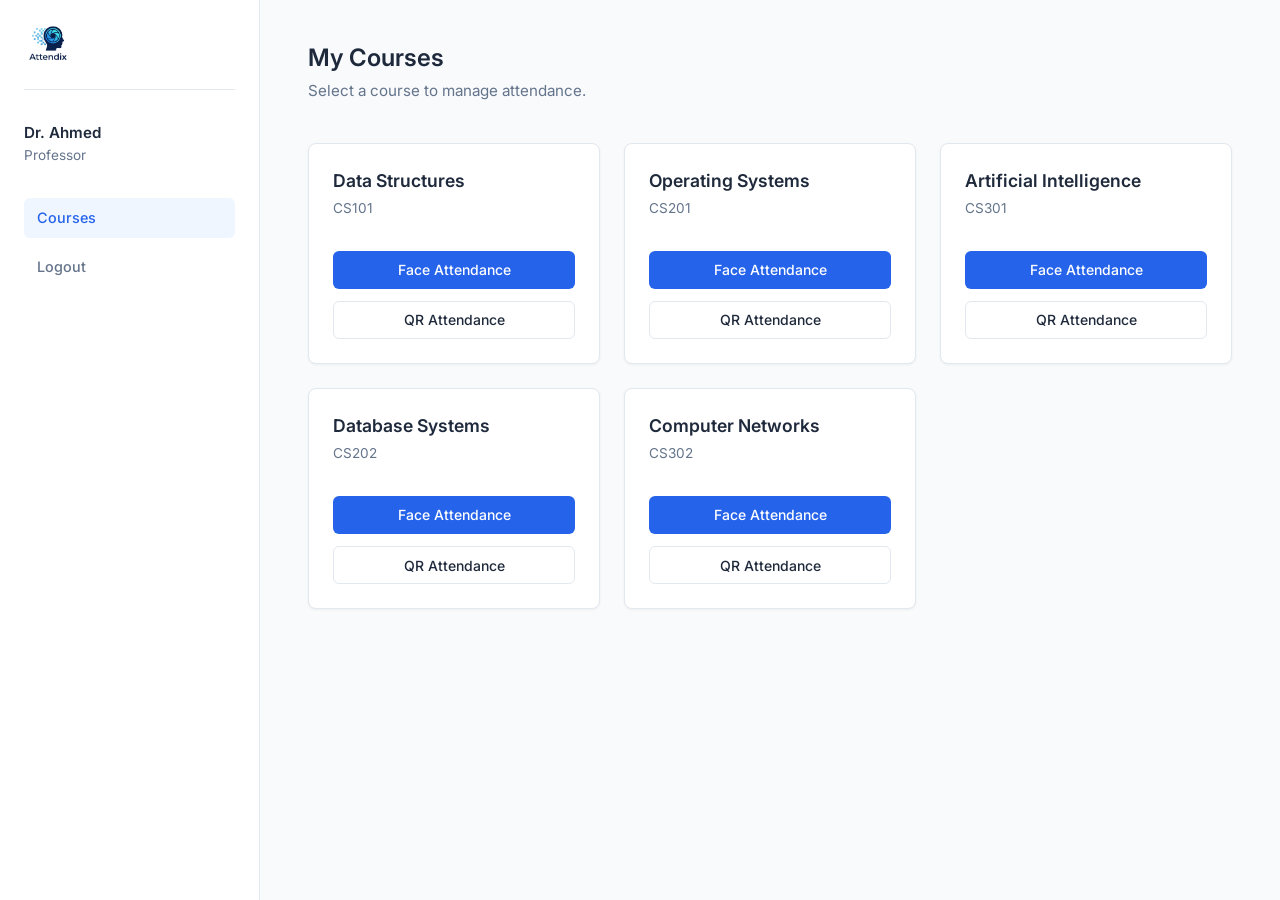
<file: templates/courses.html>
<!DOCTYPE html>
<html lang="en">
<head>
    <meta charset="UTF-8">
    <meta name="viewport" content="width=device-width, initial-scale=1.0">
    <title>Courses | Attendix</title>
    <link href="https://fonts.googleapis.com/css2?family=Inter:wght@400;500;600;700&display=swap" rel="stylesheet">
    <link rel="stylesheet" href="/static/main.css">
</head>
<body>
    <div class="app-layout">
        
        <aside class="sidebar">
            <div class="sidebar-brand"><a href="/"><img src="/static/logo.png" alt=""></a></div>
            
            <div class="prof-info">
                <div class="prof-name">Dr. Ahmed</div>
                <div class="prof-role">Professor</div>
            </div>
            
            <nav class="sidebar-nav">
        
                <a href="/courses" class="active">Courses</a>
                <a href="/" class="logout-link">Logout</a>
            </nav>
        </aside>

        <main class="main-content">
            <header class="page-header">
                <h1>My Courses</h1>
                <p>Select a course to manage attendance.</p>
            </header>

            <div class="courses-grid">
                
                <div class="course-card">
                    <div class="course-info">
                        <h3 class="course-title">Data Structures</h3>
                        <span class="course-subtitle">CS101</span>
                    </div>
                    <div class="card-actions">
                        <button onclick="startFaceAttendance('Data Structures', 'CS101')" class="btn btn-primary">Face Attendance</button>
                        <button class="btn btn-outline">QR Attendance</button>
                    </div>
                </div>

                <div class="course-card">
                    <div class="course-info">
                        <h3 class="course-title">Operating Systems</h3>
                        <span class="course-subtitle">CS201</span>
                    </div>
                    <div class="card-actions">
                        <button onclick="startFaceAttendance('Operating Systems', 'CS201')" class="btn btn-primary">Face Attendance</button>
                        <button class="btn btn-outline">QR Attendance</button>
                    </div>
                </div>

                <div class="course-card">
                    <div class="course-info">
                        <h3 class="course-title">Artificial Intelligence</h3>
                        <span class="course-subtitle">CS301</span>
                    </div>
                    <div class="card-actions">
                        <button onclick="startFaceAttendance('Artificial Intelligence', 'CS301')" class="btn btn-primary">Face Attendance</button>
                        <button class="btn btn-outline">QR Attendance</button>
                    </div>
                </div>

                <div class="course-card">
                    <div class="course-info">
                        <h3 class="course-title">Database Systems</h3>
                        <span class="course-subtitle">CS202</span>
                    </div>
                    <div class="card-actions">
                        <button onclick="startFaceAttendance('Database Systems', 'CS202')" class="btn btn-primary">Face Attendance</button>
                        <button class="btn btn-outline">QR Attendance</button>
                    </div>
                </div>

                <div class="course-card">
                    <div class="course-info">
                        <h3 class="course-title">Computer Networks</h3>
                        <span class="course-subtitle">CS302</span>
                    </div>
                    <div class="card-actions">
                        <button onclick="startFaceAttendance('Computer Networks', 'CS302')" class="btn btn-primary">Face Attendance</button>
                        <button class="btn btn-outline">QR Attendance</button>
                    </div>
                </div>

            </div>
        </main>
    </div>

    <script>
        function startFaceAttendance(courseName, courseCode) {
            const context = {
                year: "Current Semester",
                dept: "Computer Science",
                course: courseName,
                code: courseCode
            };
            sessionStorage.setItem("courseContext", JSON.stringify(context));
            window.location.href = "/dashboard";
        }
    </script>
</body>
</html>
</file>
<file: static/main.css>
/* =========================================
   1. CSS Variables (Minimal & Clean)
========================================= */
:root {
    --primary: #2563eb;
    --primary-hover: #1d4ed8;
    --bg-body: #f8fafc;
    --bg-card: #ffffff;
    --text-main: #1e293b;
    --text-muted: #64748b;
    --border: #e2e8f0;
    --font: 'Inter', sans-serif;
}

/* =========================================
   2. Base Reset & Typography
========================================= */
* { 
    margin: 0; 
    padding: 0; 
    box-sizing: border-box; 
    font-family: var(--font); 
}

body { 
    background-color: var(--bg-body); 
    color: var(--text-main); 
    line-height: 1.5; 
    -webkit-font-smoothing: antialiased;
}

h1, h2, h3, h4 {
    color: var(--text-main);
    font-weight: 600;
}
/* استهداف الصورة داخل كلاس .sidebar-brand */
.sidebar-brand a img {
    /* ضبط العرض الأقصى ليكون مناسبًا */
    max-width: 50px; /* يمكنك تغيير هذه القيمة حسب رغبتك */
    
    /* ضبط الطول تلقائيًا للحفاظ على أبعاد الصورة */
    height: auto;
}
.sidebar-brand a img:hover{
    transform: scale(1.05);

}
/* =========================================
   3. Layout (Sidebar & Main Content)
========================================= */
.app-layout { 
    display: flex; 
    min-height: 100vh; 
}

.sidebar { 
    width: 260px; 
    background: var(--bg-card); 
    border-right: 1px solid var(--border); 
    padding: 1.5rem; 
    display: flex; 
    flex-direction: column; 
    position: sticky; 
    top: 0; 
    height: 100vh; 
    flex-shrink: 0;
}

.sidebar-brand { 
    font-size: 1.25rem; 
    font-weight: 700; 
    margin-bottom: 2rem; 
    padding-bottom: 1rem;
    border-bottom: 1px solid var(--border);
}

.prof-info { 
    margin-bottom: 2rem; 
}

.prof-name {
    font-size: 0.95rem;
    font-weight: 600;
}

.prof-role {
    font-size: 0.85rem;
    color: var(--text-muted);
}

.sidebar-nav {
    display: flex;
    flex-direction: column;
    gap: 0.5rem;
}

.sidebar-nav a { 
    display: block; 
    padding: 0.6rem 0.8rem; 
    text-decoration: none; 
    color: var(--text-muted); 
    border-radius: 6px; 
    font-size: 0.9rem;
    font-weight: 500;
    transition: all 0.2s ease; 
}

.sidebar-nav a:hover { 
    background: #f1f5f9; 
    color: var(--text-main); 
}

.sidebar-nav a.active { 
    background: #eff6ff; 
    color: var(--primary); 
}

.logout-link {
    margin-top: auto;
}

.main-content { 
    flex: 1; 
    padding: 2.5rem 3rem; 
    overflow-y: auto; 
}

.page-header {
    margin-bottom: 2.5rem;
}

.page-header h1 {
    font-size: 1.5rem;
    margin-bottom: 0.25rem;
}

.page-header p {
    color: var(--text-muted);
    font-size: 0.95rem;
}

/* =========================================
   4. Grid & Cards
========================================= */
.courses-grid {
    display: grid;
    grid-template-columns: repeat(3, 1fr);
    gap: 1.5rem;
}

.course-card {
    background: var(--bg-card);
    border: 1px solid var(--border);
    border-radius: 8px;
    padding: 1.5rem;
    box-shadow: 0 1px 3px rgba(0,0,0,0.05);
    display: flex;
    flex-direction: column;
    transition: box-shadow 0.2s ease, border-color 0.2s ease;
}

.course-card:hover {
    box-shadow: 0 4px 6px -1px rgba(0,0,0,0.1), 0 2px 4px -1px rgba(0,0,0,0.06);
    border-color: #cbd5e1;
}

.course-info {
    margin-bottom: 2rem;
}

.course-title {
    font-size: 1.1rem;
    margin-bottom: 0.25rem;
}

.course-subtitle {
    font-size: 0.85rem;
    color: var(--text-muted);
    display: block;
}

/* =========================================
   5. Buttons
========================================= */
.card-actions {
    margin-top: auto;
    display: flex;
    flex-direction: column;
    gap: 0.75rem;
}

.btn {
    display: inline-block;
    width: 100%;
    text-align: center;
    padding: 0.6rem 1rem;
    font-size: 0.875rem;
    font-weight: 500;
    border-radius: 6px;
    cursor: pointer;
    text-decoration: none;
    transition: all 0.2s ease;
    border: 1px solid transparent;
}

.btn-primary {
    background: var(--primary);
    color: #ffffff;
}

.btn-primary:hover {
    background: var(--primary-hover);
}

.btn-outline {
    background: transparent;
    color: var(--text-main);
    border-color: var(--border);
}

.btn-outline:hover {
    background: #f1f5f9;
    border-color: #cbd5e1;
}

/* =========================================
   6. Responsive Design
========================================= */
@media (max-width: 1024px) {
    .courses-grid {
        grid-template-columns: repeat(2, 1fr);
    }
}

@media (max-width: 768px) {
    .app-layout { 
        flex-direction: column; 
    }
    
    .sidebar { 
        width: 100%; 
        height: auto; 
        position: static; 
        border-right: none; 
        border-bottom: 1px solid var(--border); 
        padding: 1rem 1.5rem; 
    }
    
    .logout-link {
        margin-top: 1rem;
    }
    
    .main-content { 
        padding: 1.5rem; 
    }
    
    .courses-grid {
        grid-template-columns: 1fr;
    }
}
</file>
